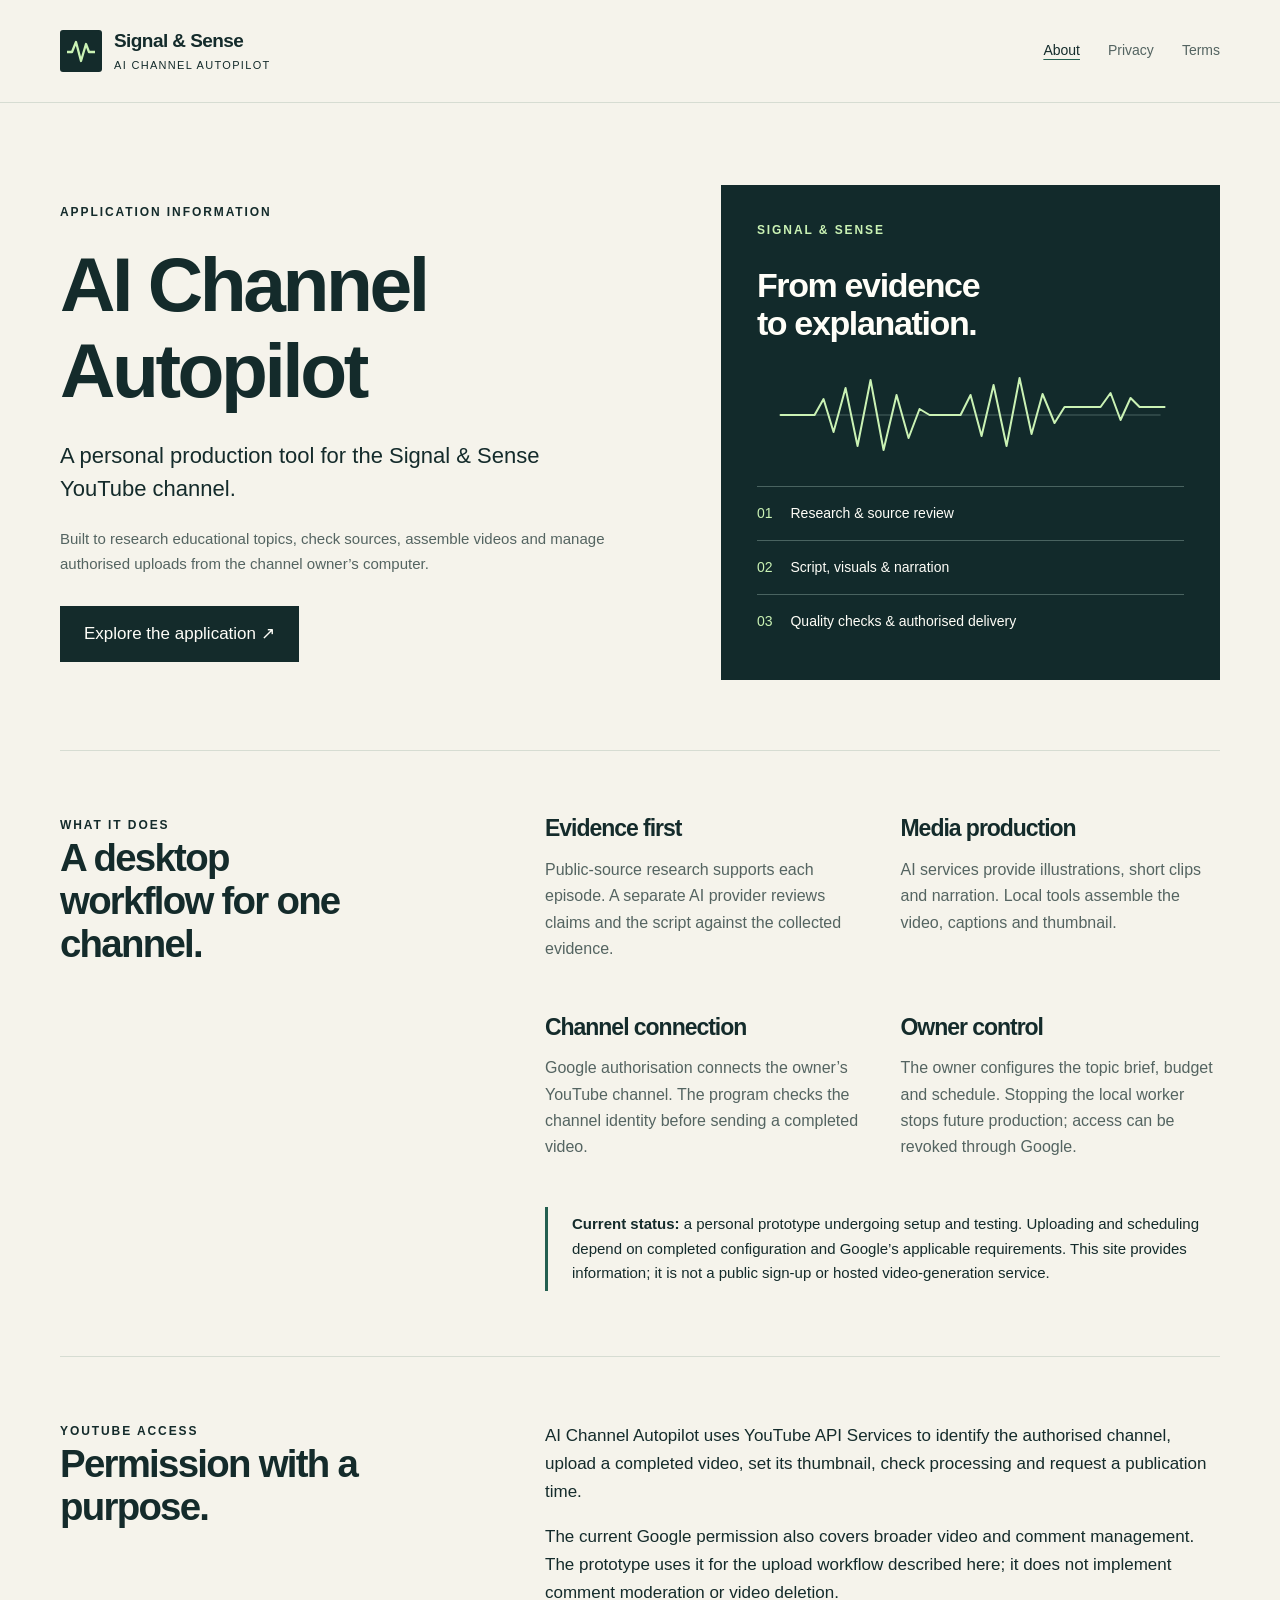
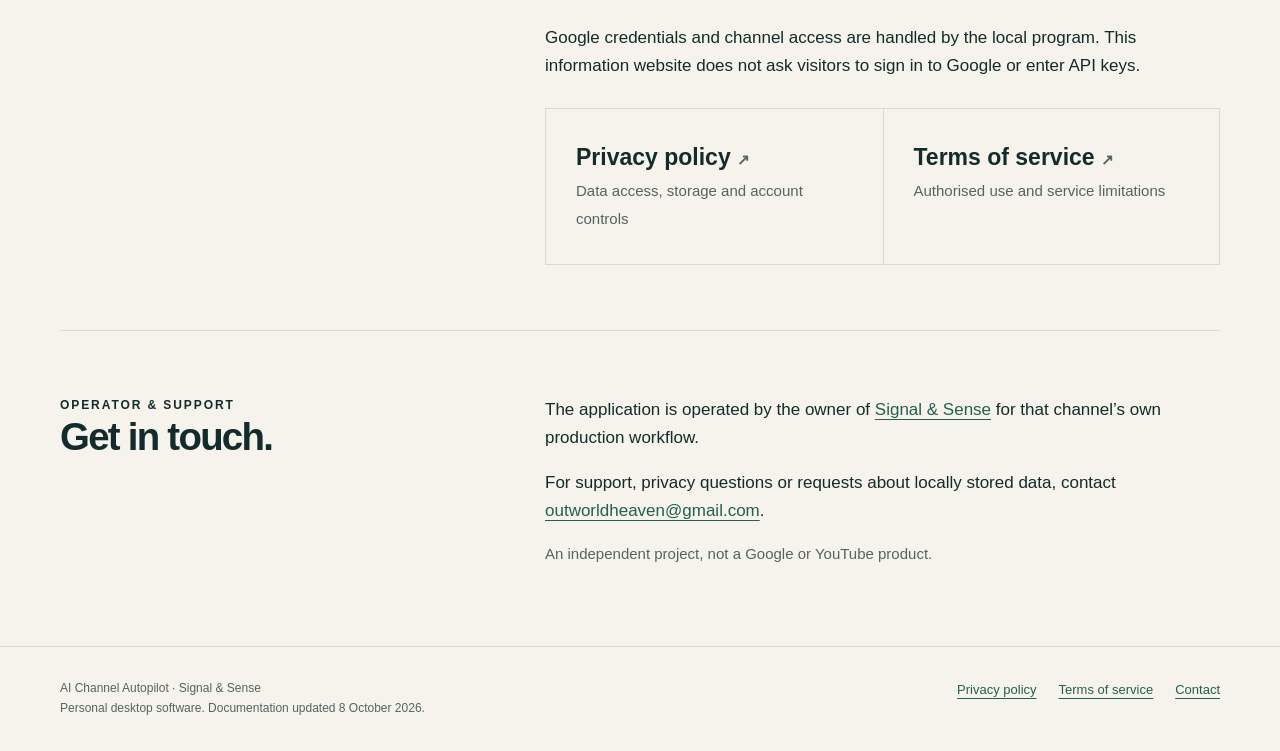
<file: index.html>
<!doctype html>
<html lang="en"><head><meta charset="utf-8"><meta name="viewport" content="width=device-width,initial-scale=1"><meta name="description" content="Personal desktop software for the Signal &amp; Sense channel: application information, YouTube access, privacy and terms."><meta name="theme-color" content="#142b2b"><title>AI Channel Autopilot | Signal &amp; Sense</title><link rel="icon" href="assets/mark.svg" type="image/svg+xml"><link rel="stylesheet" href="assets/style.css"></head>
<body><a class="skip" href="#main">Skip to content</a><header><div class="wrap top"><a class="brand" href="index.html"><svg viewBox="0 0 42 42" aria-hidden="true"><rect width="42" height="42" rx="3" fill="#142b2b"/><path d="M7 22h5l4-10 5 19 5-17 3 8h6" fill="none" stroke="#caf2b4" stroke-width="2.3" stroke-linejoin="round"/></svg><span>Signal &amp; Sense<small>AI Channel Autopilot</small></span></a><nav aria-label="Main navigation"><a href="index.html" aria-current="page">About</a><a href="privacy.html">Privacy</a><a href="terms.html">Terms</a></nav></div></header>
<main id="main" class="wrap">
<div class="hero"><div><div class="eyebrow">Application information</div><h1>AI Channel<br>Autopilot</h1><p class="lead">A personal production tool for the Signal &amp; Sense YouTube channel.</p><p class="subtle">Built to research educational topics, check sources, assemble videos and manage authorised uploads from the channel owner’s computer.</p><a class="button" href="#how-it-works">Explore the application <span aria-hidden="true">↗</span></a></div>
<aside class="signal-panel" aria-label="The production process"><div class="eyebrow">Signal &amp; Sense</div><h2>From evidence<br>to explanation.</h2><svg class="signal-graphic" viewBox="0 0 380 100" aria-hidden="true"><path d="M0 51H380" stroke="#496360" stroke-width="1"/><path d="M0 51h34l9-16 10 33 12-44 12 58 13-66 13 70 13-55 12 43 11-29 10 6h31l10-20 11 41 12-51 13 61 13-68 12 56 11-40 12 29 10-16h36l10-14 10 27 10-22 9 9h25" stroke="#caf2b4" stroke-width="2" fill="none" stroke-linecap="round" stroke-linejoin="round"/></svg><div class="signal-row"><span>01</span><span>Research &amp; source review</span></div><div class="signal-row"><span>02</span><span>Script, visuals &amp; narration</span></div><div class="signal-row"><span>03</span><span>Quality checks &amp; authorised delivery</span></div></aside></div>
<section id="how-it-works" class="section divider two"><div class="section-intro"><div class="eyebrow">What it does</div><h2>A desktop workflow for one channel.</h2></div><div class="section-body"><div class="features"><div><h3>Evidence first</h3><p>Public-source research supports each episode. A separate AI provider reviews claims and the script against the collected evidence.</p></div><div><h3>Media production</h3><p>AI services provide illustrations, short clips and narration. Local tools assemble the video, captions and thumbnail.</p></div><div><h3>Channel connection</h3><p>Google authorisation connects the owner’s YouTube channel. The program checks the channel identity before sending a completed video.</p></div><div><h3>Owner control</h3><p>The owner configures the topic brief, budget and schedule. Stopping the local worker stops future production; access can be revoked through Google.</p></div></div><div class="notice"><p><strong>Current status:</strong> a personal prototype undergoing setup and testing. Uploading and scheduling depend on completed configuration and Google’s applicable requirements. This site provides information; it is not a public sign-up or hosted video-generation service.</p></div></div></section>
<section class="section divider two"><div class="section-intro"><div class="eyebrow">YouTube access</div><h2>Permission with a purpose.</h2></div><div class="section-body"><p>AI Channel Autopilot uses YouTube API Services to identify the authorised channel, upload a completed video, set its thumbnail, check processing and request a publication time.</p><p>The current Google permission also covers broader video and comment management. The prototype uses it for the upload workflow described here; it does not implement comment moderation or video deletion.</p><p>Google credentials and channel access are handled by the local program. This information website does not ask visitors to sign in to Google or enter API keys.</p><div class="documents"><a class="doc-link" href="privacy.html"><strong>Privacy policy <span aria-hidden="true">↗</span></strong><span>Data access, storage and account controls</span></a><a class="doc-link" href="terms.html"><strong>Terms of service <span aria-hidden="true">↗</span></strong><span>Authorised use and service limitations</span></a></div></div></section>
<section class="section divider two"><div class="section-intro"><div class="eyebrow">Operator &amp; support</div><h2>Get in touch.</h2></div><div class="section-body"><p>The application is operated by the owner of <a href="https://www.youtube.com/channel/UCT01N-fpOr8EX5aMaM6mEgw">Signal &amp; Sense</a> for that channel’s own production workflow.</p><p>For support, privacy questions or requests about locally stored data, contact <a href="mailto:outworldheaven@gmail.com">outworldheaven@gmail.com</a>.</p><p class="subtle">An independent project, not a Google or YouTube product.</p></div></section></main>
<footer><div class="wrap foot"><p>AI Channel Autopilot · Signal &amp; Sense<br>Personal desktop software. Documentation updated 8 October 2026.</p><div class="footer-links"><a href="privacy.html">Privacy policy</a><a href="terms.html">Terms of service</a><a href="mailto:outworldheaven@gmail.com">Contact</a></div></div></footer></body></html>
</file>
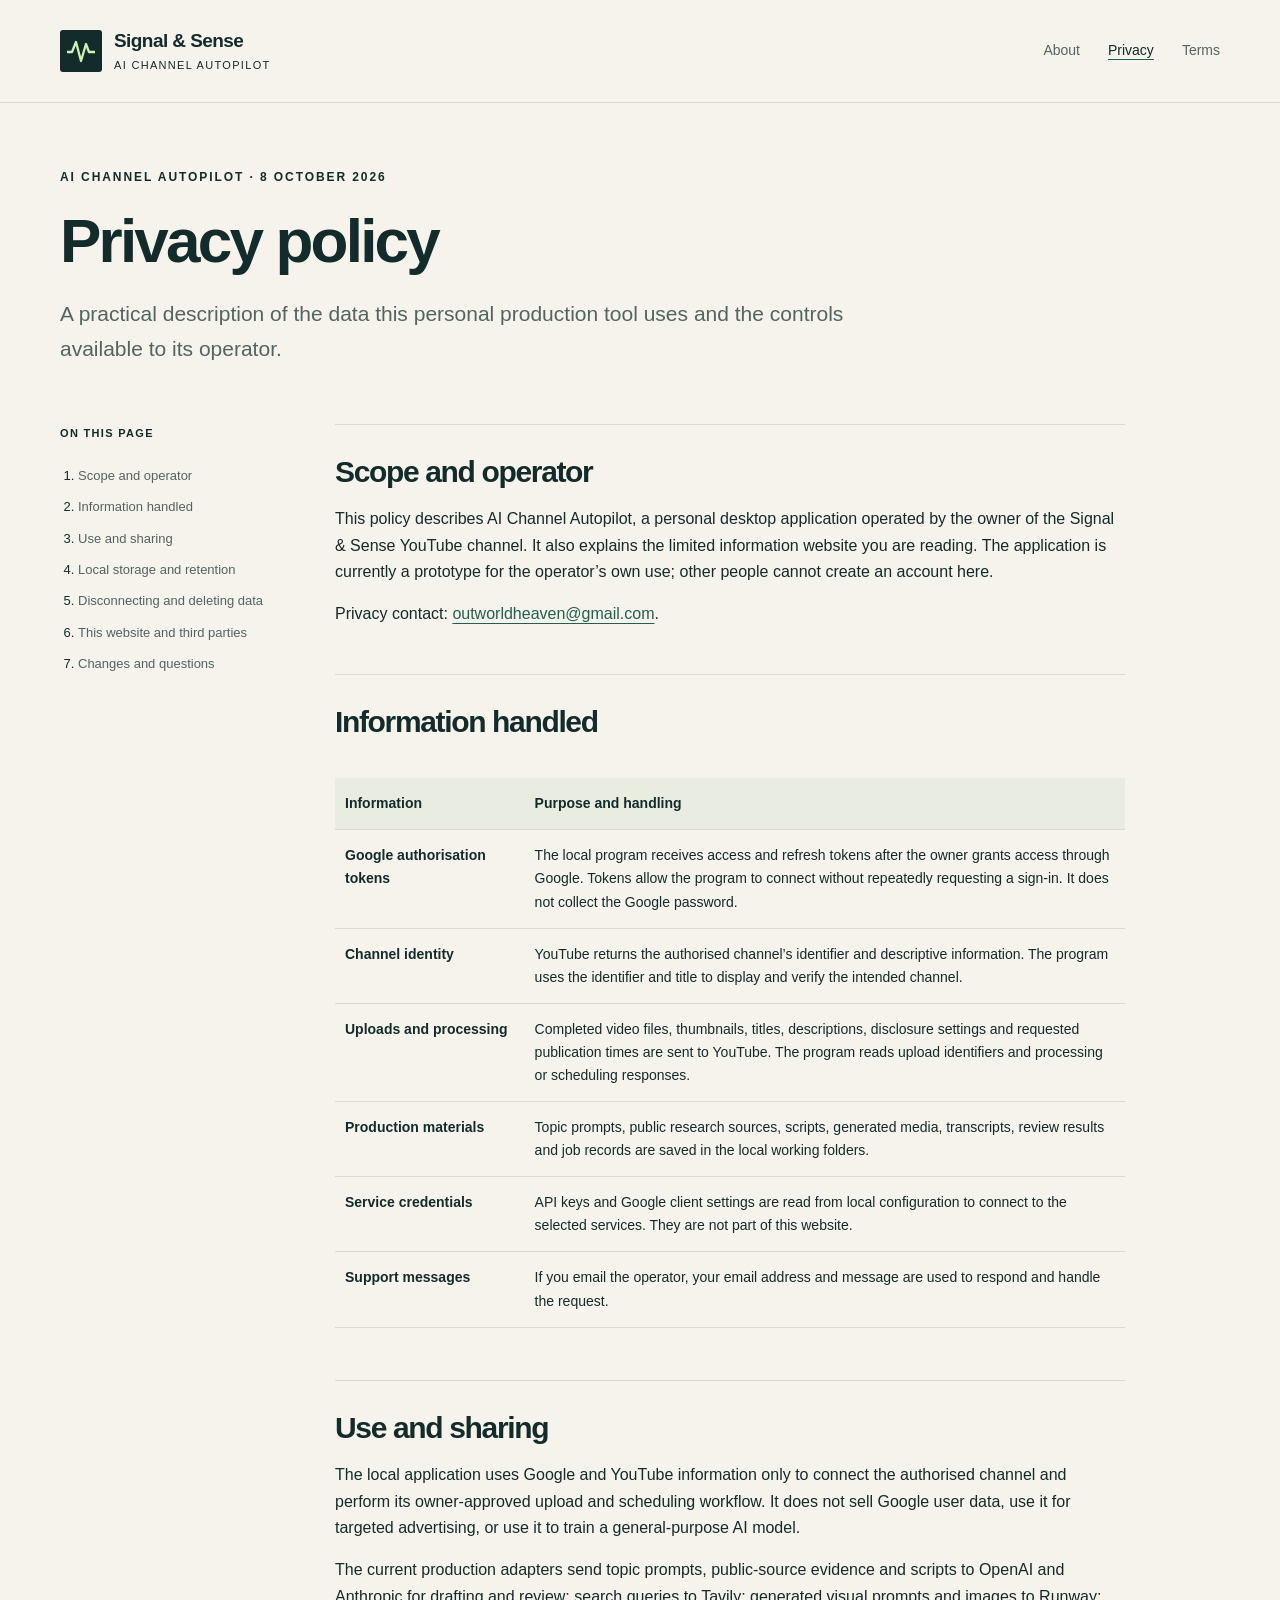
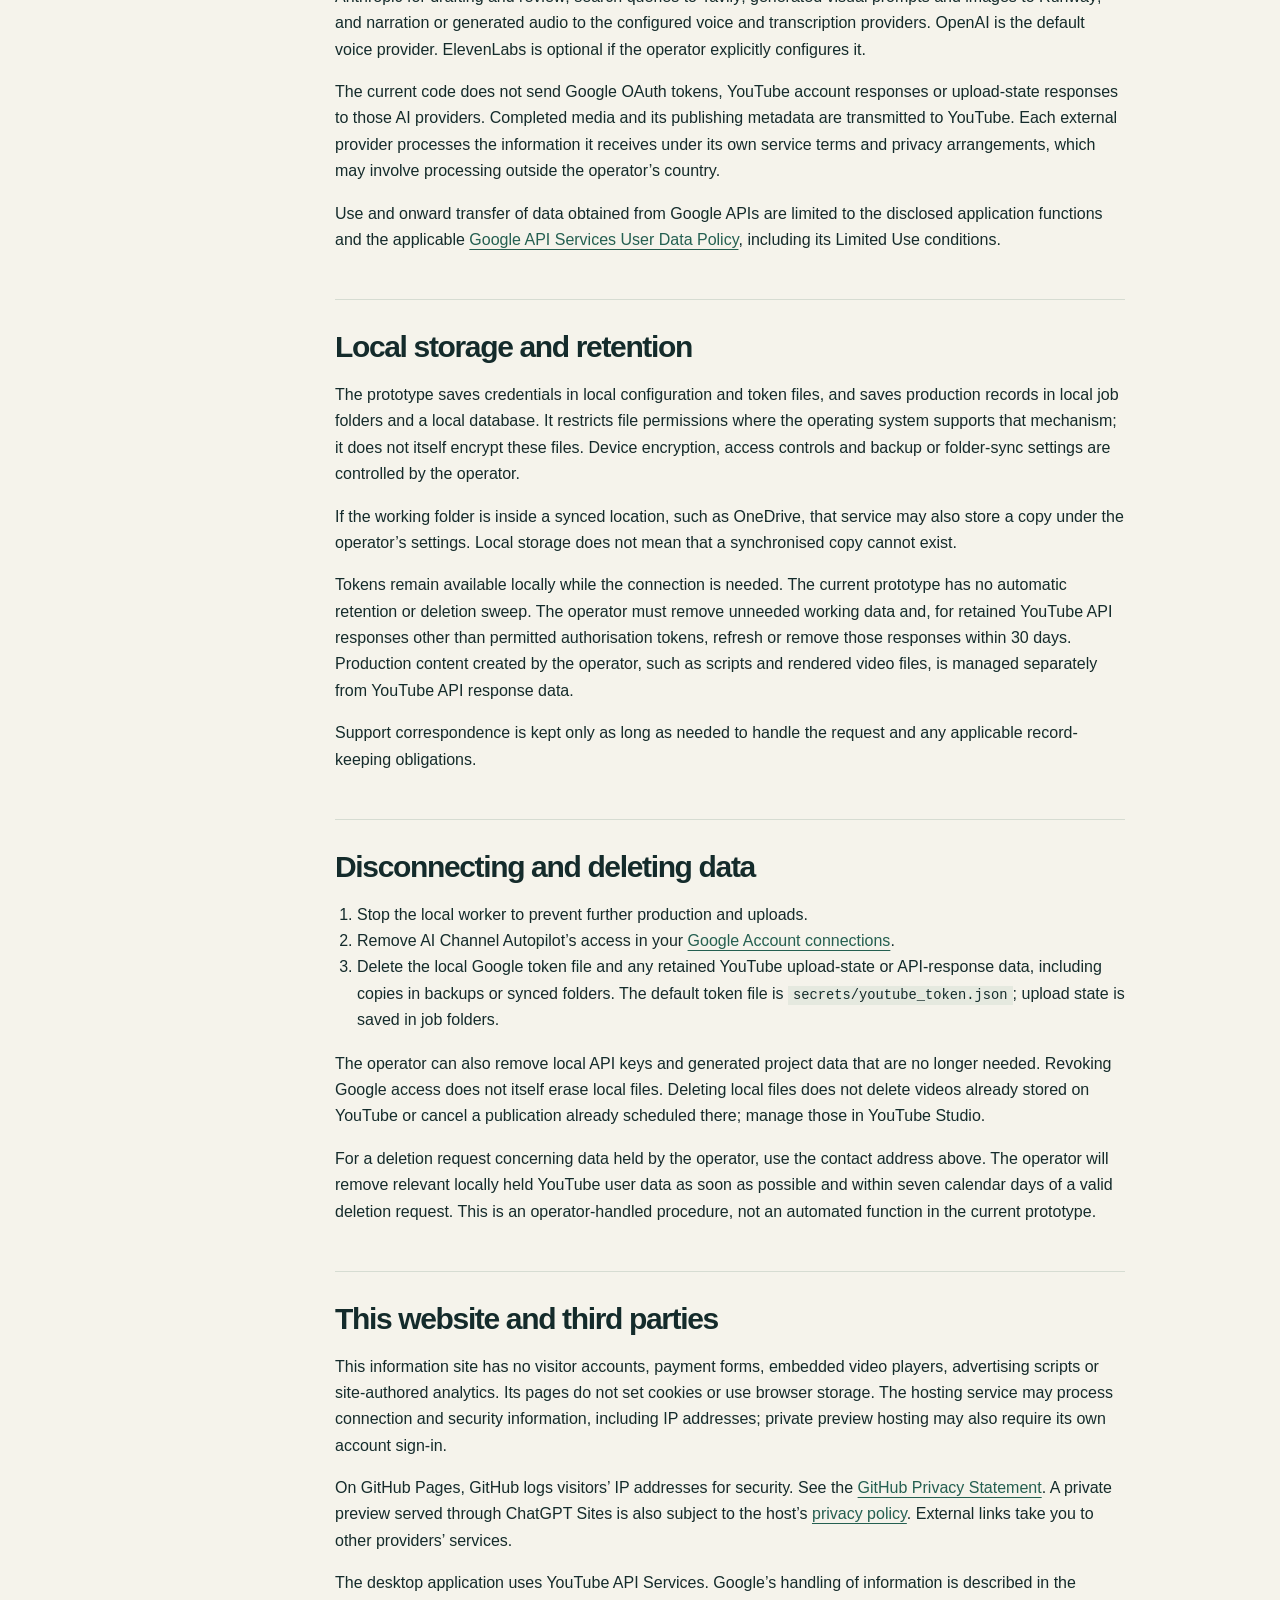
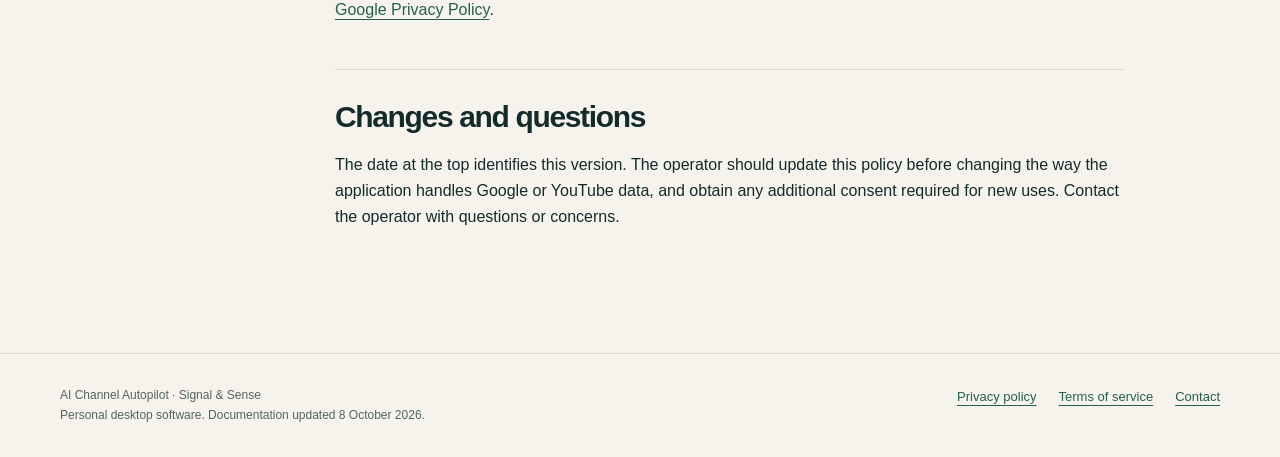
<file: privacy.html>
<!doctype html>
<html lang="en"><head><meta charset="utf-8"><meta name="viewport" content="width=device-width,initial-scale=1"><meta name="description" content="How AI Channel Autopilot handles Google and YouTube data, production content, local files and account disconnection."><meta name="theme-color" content="#142b2b"><title>Privacy policy | Signal &amp; Sense</title><link rel="icon" href="assets/mark.svg" type="image/svg+xml"><link rel="stylesheet" href="assets/style.css"></head>
<body><a class="skip" href="#main">Skip to content</a><header><div class="wrap top"><a class="brand" href="index.html"><svg viewBox="0 0 42 42" aria-hidden="true"><rect width="42" height="42" rx="3" fill="#142b2b"/><path d="M7 22h5l4-10 5 19 5-17 3 8h6" fill="none" stroke="#caf2b4" stroke-width="2.3" stroke-linejoin="round"/></svg><span>Signal &amp; Sense<small>AI Channel Autopilot</small></span></a><nav aria-label="Main navigation"><a href="index.html">About</a><a href="privacy.html" aria-current="page">Privacy</a><a href="terms.html">Terms</a></nav></div></header>
<main id="main" class="wrap"><div class="doc-head"><div class="eyebrow">AI Channel Autopilot · 8 October 2026</div><h1>Privacy policy</h1><p class="intro">A practical description of the data this personal production tool uses and the controls available to its operator.</p></div><div class="document"><aside class="contents" aria-label="On this page"><strong>On this page</strong><ol><li><a href="#scope">Scope and operator</a></li><li><a href="#data">Information handled</a></li><li><a href="#use">Use and sharing</a></li><li><a href="#storage">Local storage and retention</a></li><li><a href="#controls">Disconnecting and deleting data</a></li><li><a href="#website">This website and third parties</a></li><li><a href="#changes">Changes and questions</a></li></ol></aside><article><section id="scope"><h2>Scope and operator</h2><p>This policy describes AI Channel Autopilot, a personal desktop application operated by the owner of the Signal &amp; Sense YouTube channel. It also explains the limited information website you are reading. The application is currently a prototype for the operator’s own use; other people cannot create an account here.</p><p>Privacy contact: <a href="mailto:outworldheaven@gmail.com">outworldheaven@gmail.com</a>.</p></section><section id="data"><h2>Information handled</h2><div class="table-wrap"><table><thead><tr><th>Information</th><th>Purpose and handling</th></tr></thead><tbody><tr><td>Google authorisation tokens</td><td>The local program receives access and refresh tokens after the owner grants access through Google. Tokens allow the program to connect without repeatedly requesting a sign-in. It does not collect the Google password.</td></tr><tr><td>Channel identity</td><td>YouTube returns the authorised channel’s identifier and descriptive information. The program uses the identifier and title to display and verify the intended channel.</td></tr><tr><td>Uploads and processing</td><td>Completed video files, thumbnails, titles, descriptions, disclosure settings and requested publication times are sent to YouTube. The program reads upload identifiers and processing or scheduling responses.</td></tr><tr><td>Production materials</td><td>Topic prompts, public research sources, scripts, generated media, transcripts, review results and job records are saved in the local working folders.</td></tr><tr><td>Service credentials</td><td>API keys and Google client settings are read from local configuration to connect to the selected services. They are not part of this website.</td></tr><tr><td>Support messages</td><td>If you email the operator, your email address and message are used to respond and handle the request.</td></tr></tbody></table></div></section><section id="use"><h2>Use and sharing</h2><p>The local application uses Google and YouTube information only to connect the authorised channel and perform its owner-approved upload and scheduling workflow. It does not sell Google user data, use it for targeted advertising, or use it to train a general-purpose AI model.</p><p>The current production adapters send topic prompts, public-source evidence and scripts to OpenAI and Anthropic for drafting and review; search queries to Tavily; generated visual prompts and images to Runway; and narration or generated audio to the configured voice and transcription providers. OpenAI is the default voice provider. ElevenLabs is optional if the operator explicitly configures it.</p><p>The current code does not send Google OAuth tokens, YouTube account responses or upload-state responses to those AI providers. Completed media and its publishing metadata are transmitted to YouTube. Each external provider processes the information it receives under its own service terms and privacy arrangements, which may involve processing outside the operator’s country.</p><p>Use and onward transfer of data obtained from Google APIs are limited to the disclosed application functions and the applicable <a href="https://developers.google.com/terms/api-services-user-data-policy">Google API Services User Data Policy</a>, including its Limited Use conditions.</p></section><section id="storage"><h2>Local storage and retention</h2><p>The prototype saves credentials in local configuration and token files, and saves production records in local job folders and a local database. It restricts file permissions where the operating system supports that mechanism; it does not itself encrypt these files. Device encryption, access controls and backup or folder-sync settings are controlled by the operator.</p><p>If the working folder is inside a synced location, such as OneDrive, that service may also store a copy under the operator’s settings. Local storage does not mean that a synchronised copy cannot exist.</p><p>Tokens remain available locally while the connection is needed. The current prototype has no automatic retention or deletion sweep. The operator must remove unneeded working data and, for retained YouTube API responses other than permitted authorisation tokens, refresh or remove those responses within 30 days. Production content created by the operator, such as scripts and rendered video files, is managed separately from YouTube API response data.</p><p>Support correspondence is kept only as long as needed to handle the request and any applicable record-keeping obligations.</p></section><section id="controls"><h2>Disconnecting and deleting data</h2><ol><li>Stop the local worker to prevent further production and uploads.</li><li>Remove AI Channel Autopilot’s access in your <a href="https://myaccount.google.com/connections">Google Account connections</a>.</li><li>Delete the local Google token file and any retained YouTube upload-state or API-response data, including copies in backups or synced folders. The default token file is <code>secrets/youtube_token.json</code>; upload state is saved in job folders.</li></ol><p>The operator can also remove local API keys and generated project data that are no longer needed. Revoking Google access does not itself erase local files. Deleting local files does not delete videos already stored on YouTube or cancel a publication already scheduled there; manage those in YouTube Studio.</p><p>For a deletion request concerning data held by the operator, use the contact address above. The operator will remove relevant locally held YouTube user data as soon as possible and within seven calendar days of a valid deletion request. This is an operator-handled procedure, not an automated function in the current prototype.</p></section><section id="website"><h2>This website and third parties</h2><p>This information site has no visitor accounts, payment forms, embedded video players, advertising scripts or site-authored analytics. Its pages do not set cookies or use browser storage. The hosting service may process connection and security information, including IP addresses; private preview hosting may also require its own account sign-in.</p><p>On GitHub Pages, GitHub logs visitors’ IP addresses for security. See the <a href="https://docs.github.com/en/site-policy/privacy-policies/github-general-privacy-statement">GitHub Privacy Statement</a>. A private preview served through ChatGPT Sites is also subject to the host’s <a href="https://openai.com/policies/privacy-policy/">privacy policy</a>. External links take you to other providers’ services.</p><p>The desktop application uses YouTube API Services. Google’s handling of information is described in the <a href="https://policies.google.com/privacy">Google Privacy Policy</a>.</p></section><section id="changes"><h2>Changes and questions</h2><p>The date at the top identifies this version. The operator should update this policy before changing the way the application handles Google or YouTube data, and obtain any additional consent required for new uses. Contact the operator with questions or concerns.</p></section></article></div></main>
<footer><div class="wrap foot"><p>AI Channel Autopilot · Signal &amp; Sense<br>Personal desktop software. Documentation updated 8 October 2026.</p><div class="footer-links"><a href="privacy.html">Privacy policy</a><a href="terms.html">Terms of service</a><a href="mailto:outworldheaven@gmail.com">Contact</a></div></div></footer></body></html>
</file>
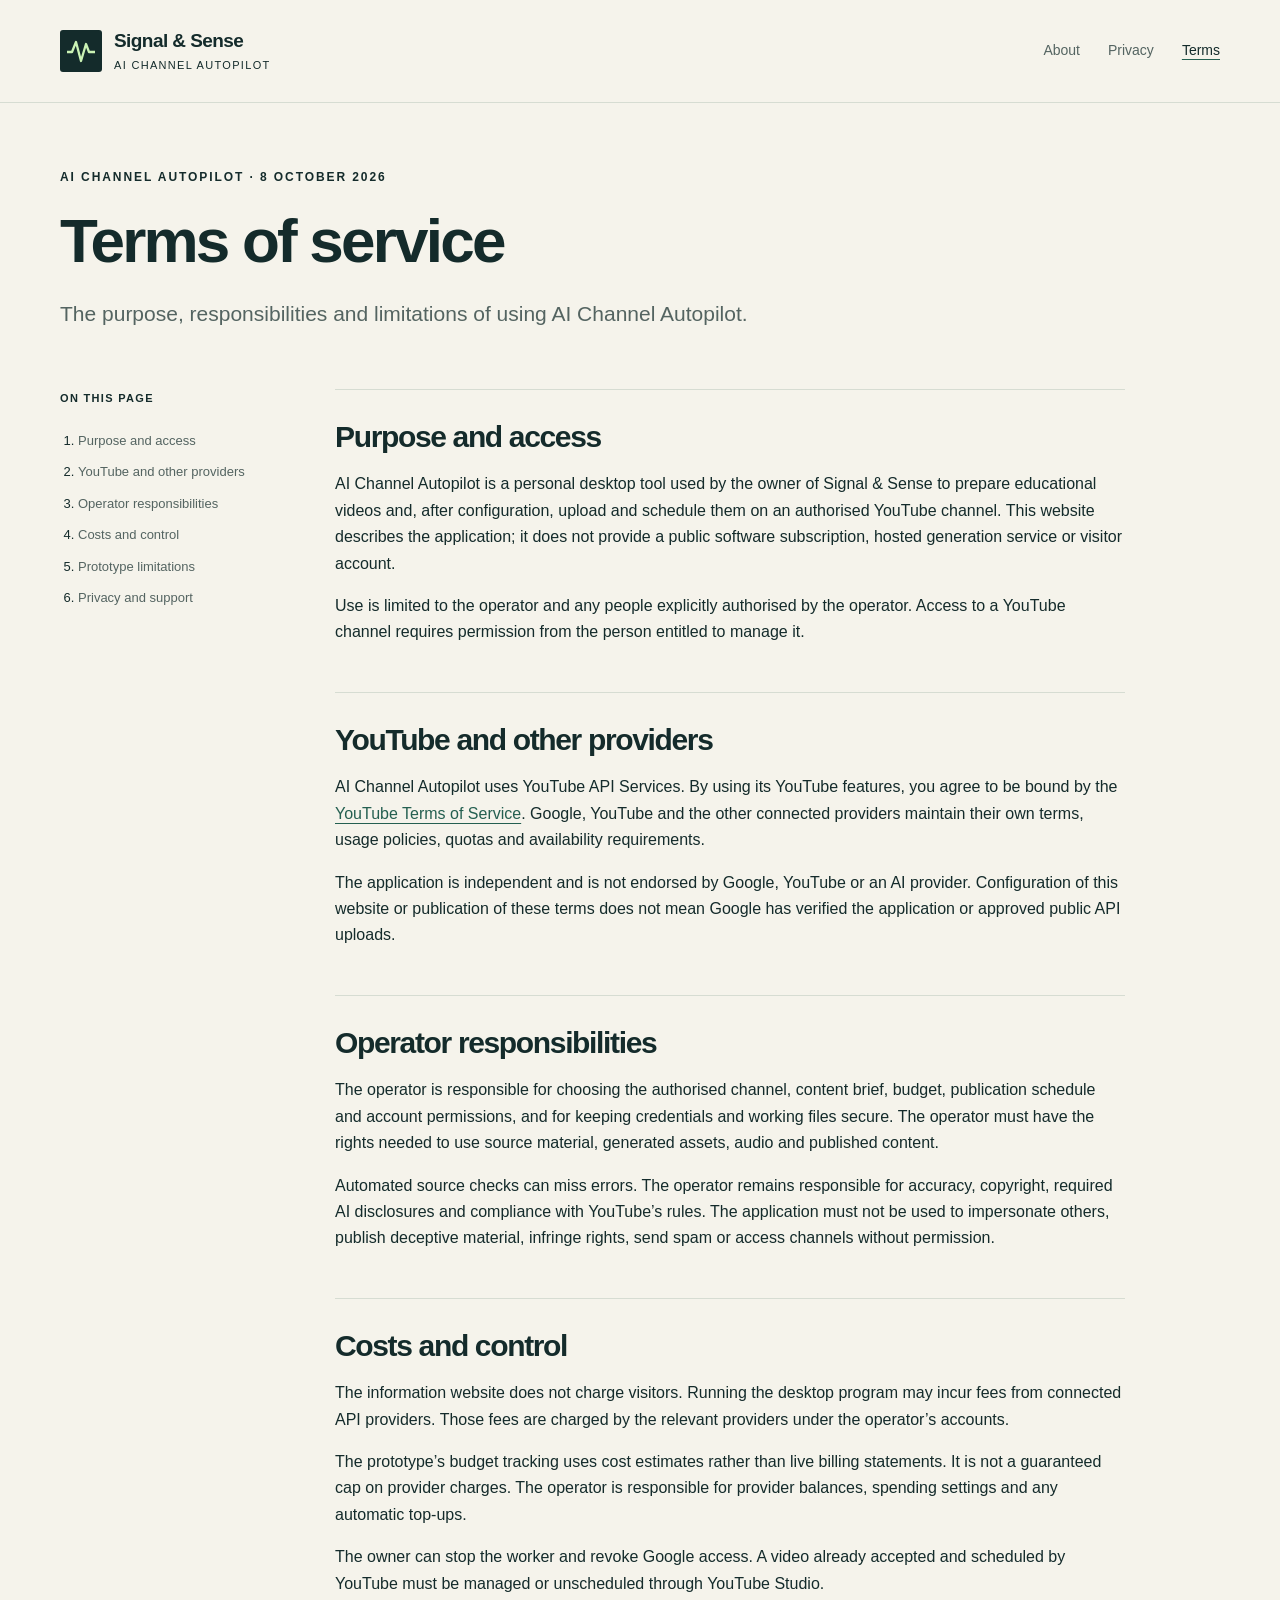
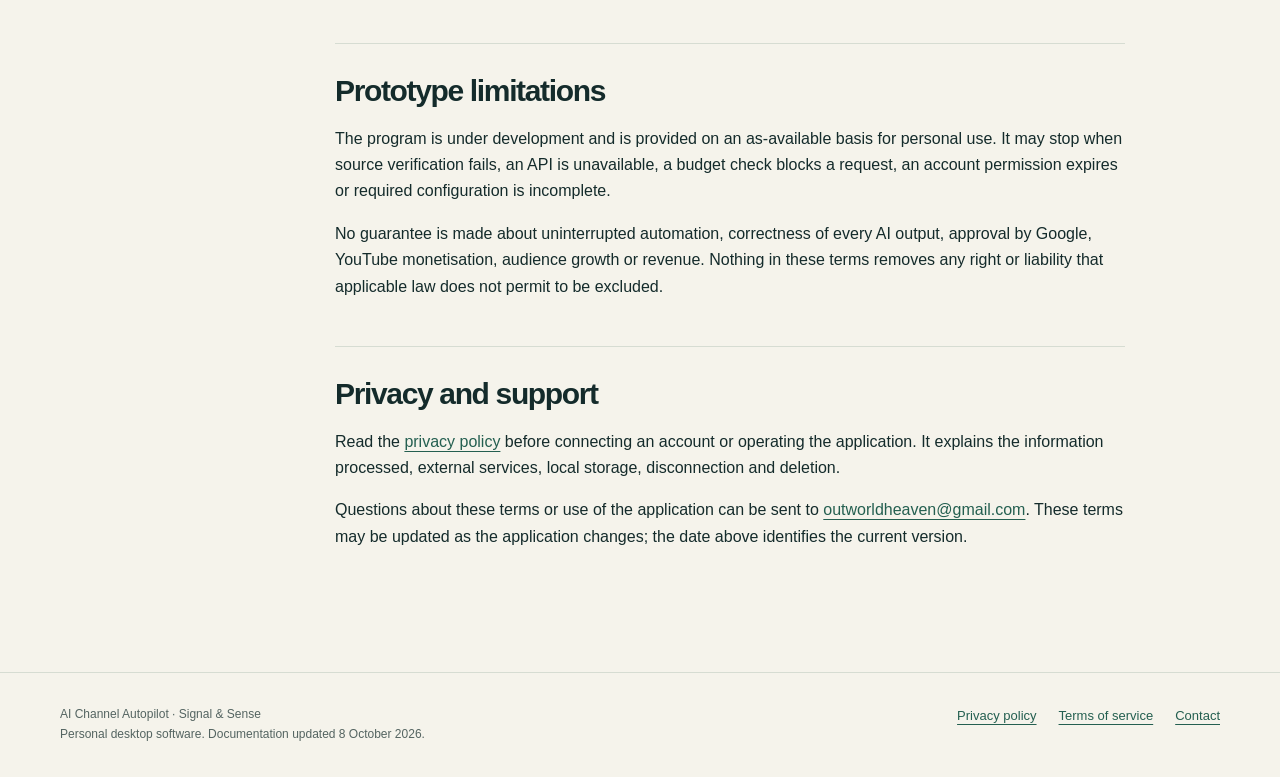
<file: terms.html>
<!doctype html>
<html lang="en"><head><meta charset="utf-8"><meta name="viewport" content="width=device-width,initial-scale=1"><meta name="description" content="Terms for the personal AI Channel Autopilot application, including authorised YouTube use, provider costs and prototype limitations."><meta name="theme-color" content="#142b2b"><title>Terms of service | Signal &amp; Sense</title><link rel="icon" href="assets/mark.svg" type="image/svg+xml"><link rel="stylesheet" href="assets/style.css"></head>
<body><a class="skip" href="#main">Skip to content</a><header><div class="wrap top"><a class="brand" href="index.html"><svg viewBox="0 0 42 42" aria-hidden="true"><rect width="42" height="42" rx="3" fill="#142b2b"/><path d="M7 22h5l4-10 5 19 5-17 3 8h6" fill="none" stroke="#caf2b4" stroke-width="2.3" stroke-linejoin="round"/></svg><span>Signal &amp; Sense<small>AI Channel Autopilot</small></span></a><nav aria-label="Main navigation"><a href="index.html">About</a><a href="privacy.html">Privacy</a><a href="terms.html" aria-current="page">Terms</a></nav></div></header>
<main id="main" class="wrap"><div class="doc-head"><div class="eyebrow">AI Channel Autopilot · 8 October 2026</div><h1>Terms of service</h1><p class="intro">The purpose, responsibilities and limitations of using AI Channel Autopilot.</p></div><div class="document"><aside class="contents" aria-label="On this page"><strong>On this page</strong><ol><li><a href="#purpose">Purpose and access</a></li><li><a href="#services">YouTube and other providers</a></li><li><a href="#responsibilities">Operator responsibilities</a></li><li><a href="#costs">Costs and control</a></li><li><a href="#limitations">Prototype limitations</a></li><li><a href="#privacy">Privacy and support</a></li></ol></aside><article><section id="purpose"><h2>Purpose and access</h2><p>AI Channel Autopilot is a personal desktop tool used by the owner of Signal &amp; Sense to prepare educational videos and, after configuration, upload and schedule them on an authorised YouTube channel. This website describes the application; it does not provide a public software subscription, hosted generation service or visitor account.</p><p>Use is limited to the operator and any people explicitly authorised by the operator. Access to a YouTube channel requires permission from the person entitled to manage it.</p></section><section id="services"><h2>YouTube and other providers</h2><p>AI Channel Autopilot uses YouTube API Services. By using its YouTube features, you agree to be bound by the <a href="https://www.youtube.com/t/terms">YouTube Terms of Service</a>. Google, YouTube and the other connected providers maintain their own terms, usage policies, quotas and availability requirements.</p><p>The application is independent and is not endorsed by Google, YouTube or an AI provider. Configuration of this website or publication of these terms does not mean Google has verified the application or approved public API uploads.</p></section><section id="responsibilities"><h2>Operator responsibilities</h2><p>The operator is responsible for choosing the authorised channel, content brief, budget, publication schedule and account permissions, and for keeping credentials and working files secure. The operator must have the rights needed to use source material, generated assets, audio and published content.</p><p>Automated source checks can miss errors. The operator remains responsible for accuracy, copyright, required AI disclosures and compliance with YouTube’s rules. The application must not be used to impersonate others, publish deceptive material, infringe rights, send spam or access channels without permission.</p></section><section id="costs"><h2>Costs and control</h2><p>The information website does not charge visitors. Running the desktop program may incur fees from connected API providers. Those fees are charged by the relevant providers under the operator’s accounts.</p><p>The prototype’s budget tracking uses cost estimates rather than live billing statements. It is not a guaranteed cap on provider charges. The operator is responsible for provider balances, spending settings and any automatic top-ups.</p><p>The owner can stop the worker and revoke Google access. A video already accepted and scheduled by YouTube must be managed or unscheduled through YouTube Studio.</p></section><section id="limitations"><h2>Prototype limitations</h2><p>The program is under development and is provided on an as-available basis for personal use. It may stop when source verification fails, an API is unavailable, a budget check blocks a request, an account permission expires or required configuration is incomplete.</p><p>No guarantee is made about uninterrupted automation, correctness of every AI output, approval by Google, YouTube monetisation, audience growth or revenue. Nothing in these terms removes any right or liability that applicable law does not permit to be excluded.</p></section><section id="privacy"><h2>Privacy and support</h2><p>Read the <a href="privacy.html">privacy policy</a> before connecting an account or operating the application. It explains the information processed, external services, local storage, disconnection and deletion.</p><p>Questions about these terms or use of the application can be sent to <a href="mailto:outworldheaven@gmail.com">outworldheaven@gmail.com</a>. These terms may be updated as the application changes; the date above identifies the current version.</p></section></article></div></main>
<footer><div class="wrap foot"><p>AI Channel Autopilot · Signal &amp; Sense<br>Personal desktop software. Documentation updated 8 October 2026.</p><div class="footer-links"><a href="privacy.html">Privacy policy</a><a href="terms.html">Terms of service</a><a href="mailto:outworldheaven@gmail.com">Contact</a></div></div></footer></body></html>
</file>
<file: assets/style.css>
:root{--paper:#f5f3eb;--ink:#142b2b;--muted:#546461;--line:#d6dcd2;--mint:#caf2b4;--accent:#245f50;--dark:#122a2b;--white:#fffef8}
*{box-sizing:border-box}html{scroll-behavior:smooth;scroll-padding-top:30px}body{margin:0;background:var(--paper);color:var(--ink);font:17px/1.65 -apple-system,BlinkMacSystemFont,"Segoe UI",sans-serif}a{color:var(--accent);text-underline-offset:4px}a:hover{text-decoration-thickness:2px}a:focus-visible{outline:3px solid #438b68;outline-offset:6px}p{margin:0 0 1em}h1,h2,h3{line-height:1.12;font-weight:600;letter-spacing:-.045em}h1{font-size:clamp(42px,6vw,78px);margin:18px 0 26px}h2{font-size:clamp(30px,3vw,44px);margin:0 0 22px}h3{font-size:23px;margin:30px 0 15px}.wrap{width:min(1160px,calc(100% - 64px));margin:auto}.skip{position:absolute;top:-100px;left:20px;background:var(--white);padding:10px;z-index:10}.skip:focus{top:10px}header{border-bottom:1px solid var(--line)}.top{min-height:102px;display:flex;justify-content:space-between;align-items:center;gap:24px}.brand{display:flex;align-items:center;gap:12px;color:var(--ink);text-decoration:none;line-height:1.2;font-size:19px;font-weight:650;letter-spacing:-.03em}.brand svg{width:42px;height:42px;flex-shrink:0}.brand small{display:block;font-size:11px;letter-spacing:.12em;text-transform:uppercase;font-weight:450;margin-top:6px}nav{display:flex;gap:28px;flex-wrap:wrap}nav a{text-decoration:none;font-size:14px;color:var(--muted)}nav a[aria-current=page]{color:var(--ink);text-decoration:underline;text-decoration-color:var(--accent)}.eyebrow{font-size:12px;letter-spacing:.16em;text-transform:uppercase;font-weight:650}.hero{display:grid;grid-template-columns:1.2fr 1fr;gap:62px;padding:82px 0 70px;align-items:center}.hero .lead{font-size:22px;line-height:1.5;max-width:550px}.subtle{color:var(--muted);font-size:15px}.button{display:inline-block;padding:13px 23px;background:var(--ink);color:var(--white);text-decoration:none;margin:14px 0 0;border:1px solid var(--ink)}.button:hover{background:var(--accent)}.signal-panel{background:var(--dark);color:var(--white);padding:36px 36px 32px;position:relative;overflow:hidden}.signal-panel h2{font-size:34px;letter-spacing:-.04em;max-width:290px;margin:25px 0 22px}.signal-panel .eyebrow{color:var(--mint)}.signal-graphic{width:100%;height:100px;display:block;margin:22px 0}.signal-panel p{font-size:14px;color:#c5d1ce}.signal-row{display:flex;gap:18px;padding:15px 0;border-top:1px solid #496360;font-size:14px}.signal-row span:first-child{color:var(--mint);font-variant-numeric:tabular-nums}.divider{border-top:1px solid var(--line)}.section{padding:65px 0}.two{display:grid;grid-template-columns:.75fr 1.25fr;gap:80px}.section-intro{max-width:310px}.section-body{max-width:730px}.features{display:grid;grid-template-columns:1fr 1fr;gap:36px}.features h3{margin-top:0}.features p{font-size:16px;color:var(--muted)}.notice{border-left:3px solid var(--accent);padding:5px 0 5px 24px;margin-top:30px;max-width:860px}.notice p{margin:0;font-size:15px}.documents{display:grid;grid-template-columns:1fr 1fr;gap:0;border:1px solid var(--line);margin-top:28px}.doc-link{padding:30px;text-decoration:none;color:var(--ink)}.doc-link+ .doc-link{border-left:1px solid var(--line)}.doc-link strong{display:block;font-size:23px;font-weight:600}.doc-link span{font-size:15px;color:var(--muted)}.doc-link:hover{background:#eaeee3}.doc-head{padding:65px 0 36px;max-width:870px}.doc-head h1{font-size:clamp(40px,5vw,62px);margin-bottom:22px}.doc-head .intro{font-size:21px;color:var(--muted)}.document{display:grid;grid-template-columns:210px 1fr;gap:65px;padding-bottom:76px}.contents{font-size:13px}.contents strong{display:block;letter-spacing:.12em;text-transform:uppercase;font-size:11px;margin-bottom:18px}.contents ol{padding:0 0 0 18px;margin:0}.contents li{padding:5px 0}.contents a{text-decoration:none;color:var(--muted)}article{min-width:0;max-width:790px}article section{padding:30px 0;border-top:1px solid var(--line)}article h2{font-size:30px;margin:0 0 18px}article p,article li{font-size:16px}article ul,article ol{padding-left:22px}.table-wrap{overflow-x:auto}table{border-collapse:collapse;width:100%;margin:22px 0;font-size:14px}th,td{text-align:left;vertical-align:top;border-bottom:1px solid var(--line);padding:14px 10px}th{font-weight:650;background:#e8ece1}td:first-child{font-weight:600;width:24%}code{font: .86em ui-monospace,SFMono-Regular,Consolas,monospace;background:#e5e9df;padding:2px 5px;overflow-wrap:anywhere}footer{border-top:1px solid var(--line);padding:32px 0}.foot{display:flex;justify-content:space-between;align-items:flex-start;gap:28px}.foot p{font-size:12px;color:var(--muted);margin:0}.foot a{font-size:13px}.footer-links{display:flex;gap:22px;flex-wrap:wrap}a[href^="mailto:"]{overflow-wrap:anywhere}
@media(max-width:800px){.wrap{width:min(100% - 36px,690px)}.hero{grid-template-columns:1fr;gap:30px;padding:48px 0}.hero .lead{font-size:20px}.signal-panel{padding:28px}.two{grid-template-columns:1fr;gap:25px}.section{padding:44px 0}.section-intro{max-width:none}.document{grid-template-columns:1fr;gap:25px}.contents ol{display:flex;gap:8px 26px;flex-wrap:wrap}.doc-head{padding-top:44px}.foot{flex-direction:column}.features{gap:28px}}
@media(max-width:480px){.top{align-items:flex-start;flex-direction:column;gap:20px;padding:22px 0}nav{gap:26px}.features,.documents{grid-template-columns:1fr}.doc-link+ .doc-link{border-left:0;border-top:1px solid var(--line)}.doc-link{padding:24px}.signal-panel h2{font-size:31px}th,td{padding:12px 8px;min-width:135px}.table-wrap{margin-right:0}}
@media(prefers-reduced-motion:reduce){html{scroll-behavior:auto}}
@media print{header,footer,.contents,.skip{display:none}.wrap{width:100%}.document{display:block}.doc-head{padding-top:0}body{background:white;color:black;font-size:11pt}article section{break-inside:avoid}a{color:inherit}h1{font-size:28pt}}
</file>
